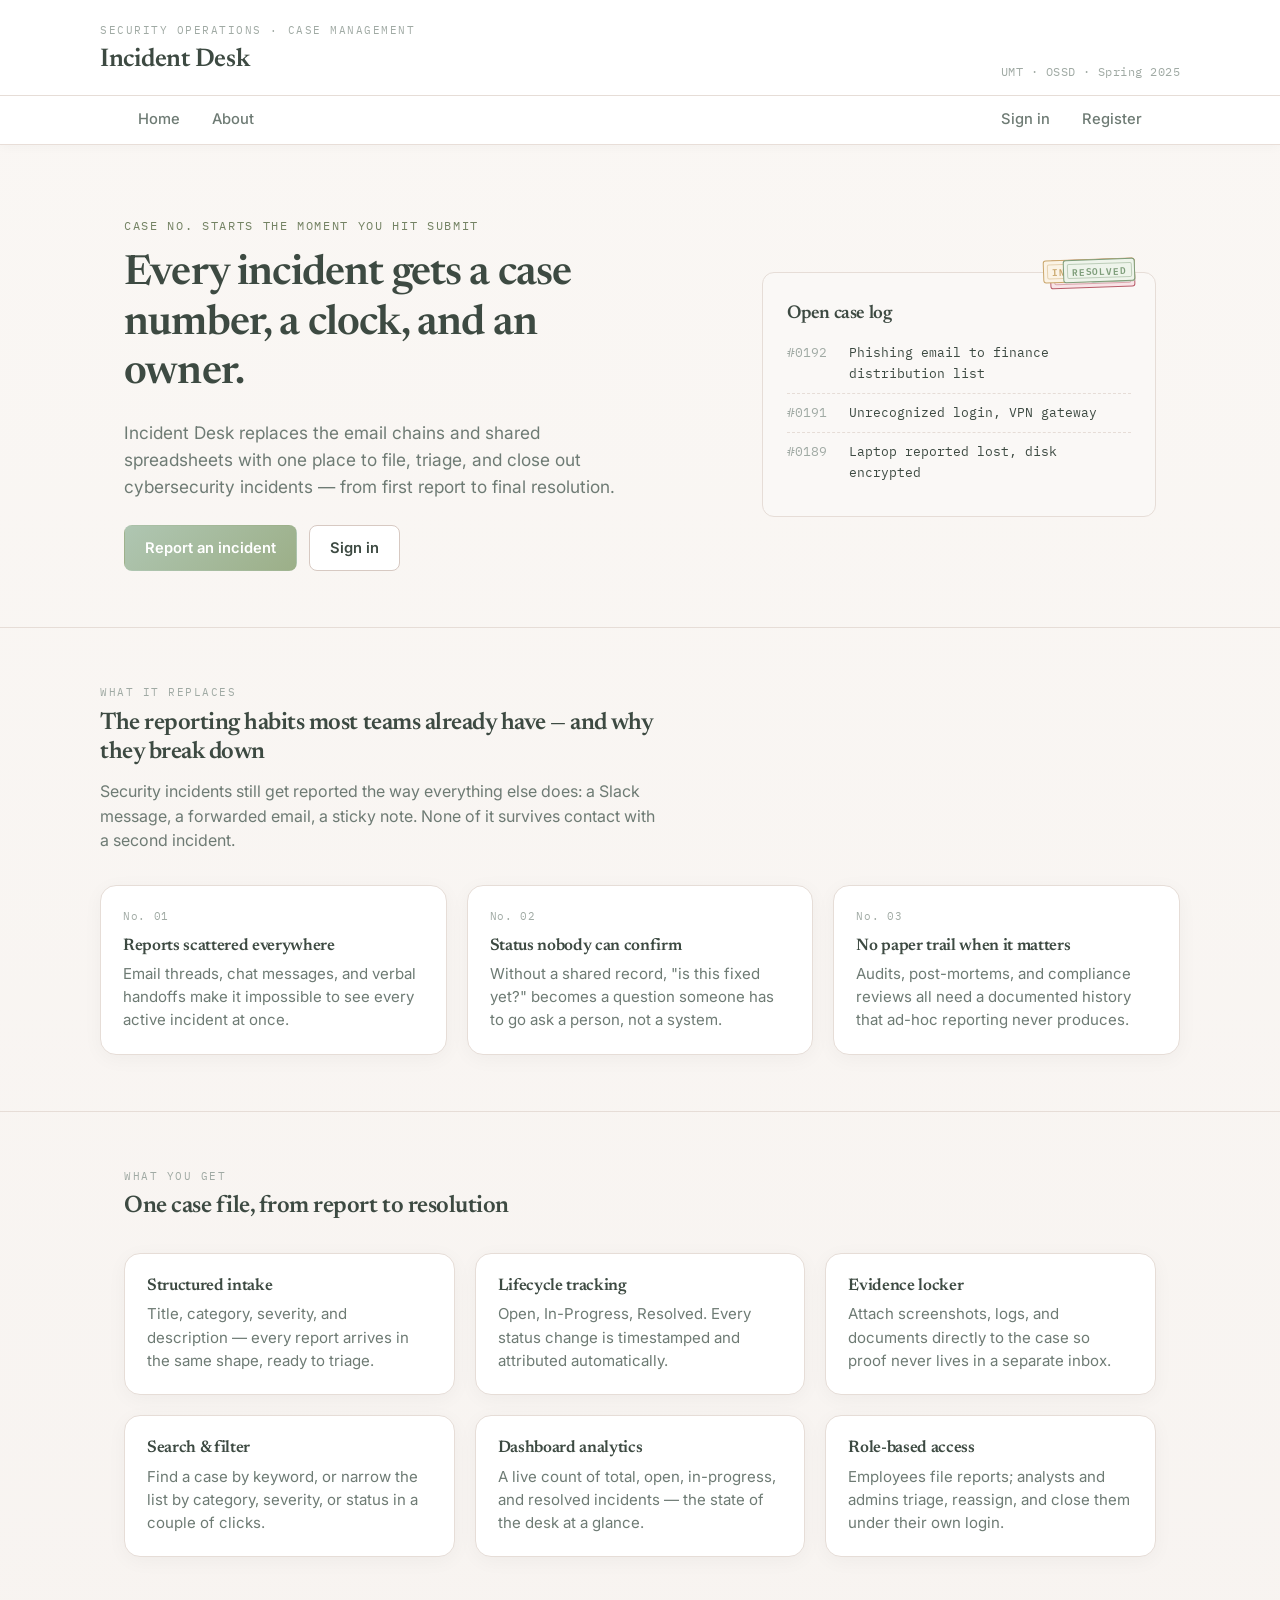
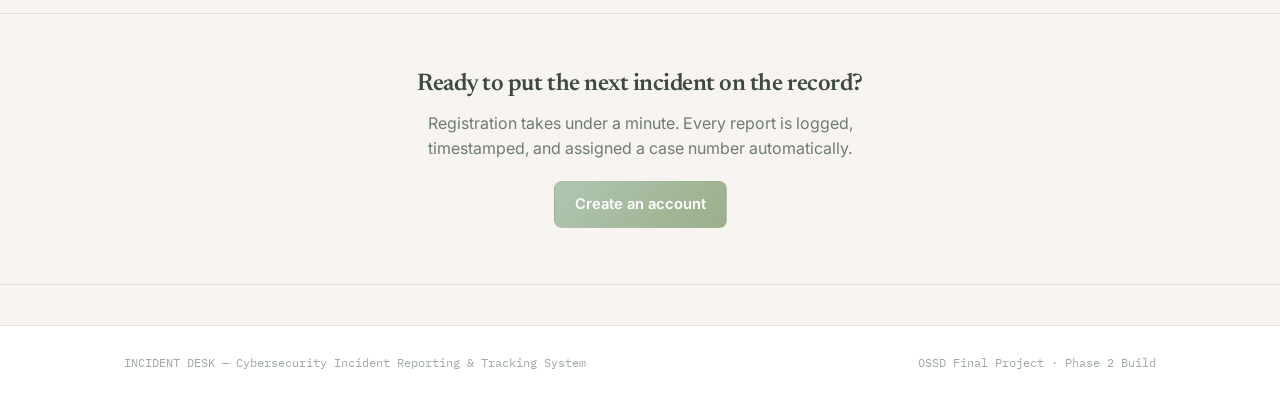
<file: frontend/index.html>
<!DOCTYPE html>
<html lang="en">
<head>
  <meta charset="UTF-8">
  <meta name="viewport" content="width=device-width, initial-scale=1.0">
  <title>Incident Desk — Cybersecurity Incident Reporting &amp; Tracking</title>
  <meta name="description" content="File, triage, and close out cybersecurity incidents in one centralized case-management system.">
  <link rel="stylesheet" href="css/styles.css">
</head>
<body>
  <a class="skip-link" href="#main">Skip to content</a>

  <header class="site-header">
    <div class="container masthead">
      <div class="masthead-brand">
        <span class="eyebrow">Security Operations · Case Management</span>
        <span class="brand-title"><a href="index.html">Incident Desk</a></span>
      </div>
      <span class="case-ref">UMT · OSSD · Spring 2025</span>
    </div>
    <nav class="site-nav" aria-label="Primary">
      <div class="container">
        <a href="index.html">Home</a>
        <a href="about.html">About</a>
        <a href="dashboard.html" class="nav-auth-only">Dashboard</a>
        <a href="report-incident.html" class="nav-auth-only">Report incident</a>
        <a href="manage-incidents.html" class="nav-auth-only">Manage incidents</a>
        <span class="nav-spacer"></span>
        <a href="login.html" class="nav-guest-only">Sign in</a>
        <a href="register.html" class="nav-guest-only">Register</a>
        <span class="nav-user nav-auth-only" data-user-name></span>
        <a href="#" class="nav-auth-only" data-action="logout">Sign out</a>
      </div>
    </nav>
  </header>

  <main id="main">
    <section class="hero">
      <div class="container">
        <div>
          <div class="hero-eyebrow">Case No. starts the moment you hit submit</div>
          <h1>Every incident gets a case number, a clock, and an owner.</h1>
          <p class="lede">Incident Desk replaces the email chains and shared spreadsheets with one place to file, triage, and close out cybersecurity incidents — from first report to final resolution.</p>
          <div class="hero-actions">
            <a href="register.html" class="btn btn-primary">Report an incident</a>
            <a href="login.html" class="btn btn-secondary">Sign in</a>
          </div>
        </div>
        <div class="hero-card">
          <span class="stamp sev-critical">Critical</span>
          <h3 class="mt-0" style="margin-top:6px;">Open case log</h3>
          <div class="log-line"><span class="id">#0192</span><span class="desc">Phishing email to finance distribution list</span><span class="stamp status-open" style="font-size:.6rem;padding:3px 8px;">Open</span></div>
          <div class="log-line"><span class="id">#0191</span><span class="desc">Unrecognized login, VPN gateway</span><span class="stamp status-progress" style="font-size:.6rem;padding:3px 8px;">In-Progress</span></div>
          <div class="log-line"><span class="id">#0189</span><span class="desc">Laptop reported lost, disk encrypted</span><span class="stamp status-resolved" style="font-size:.6rem;padding:3px 8px;">Resolved</span></div>
        </div>
      </div>
    </section>

    <section class="section-alt">
      <div class="section container">
        <div class="section-head">
          <div class="eyebrow">What it replaces</div>
          <h2>The reporting habits most teams already have — and why they break down</h2>
          <p>Security incidents still get reported the way everything else does: a Slack message, a forwarded email, a sticky note. None of it survives contact with a second incident.</p>
        </div>
        <div class="grid grid-3">
          <div class="card">
            <span class="file-no">No. 01</span>
            <h3>Reports scattered everywhere</h3>
            <p>Email threads, chat messages, and verbal handoffs make it impossible to see every active incident at once.</p>
          </div>
          <div class="card">
            <span class="file-no">No. 02</span>
            <h3>Status nobody can confirm</h3>
            <p>Without a shared record, "is this fixed yet?" becomes a question someone has to go ask a person, not a system.</p>
          </div>
          <div class="card">
            <span class="file-no">No. 03</span>
            <h3>No paper trail when it matters</h3>
            <p>Audits, post-mortems, and compliance reviews all need a documented history that ad-hoc reporting never produces.</p>
          </div>
        </div>
      </div>
    </section>

    <section class="section">
      <div class="container">
        <div class="section-head">
          <div class="eyebrow">What you get</div>
          <h2>One case file, from report to resolution</h2>
        </div>
        <div class="grid grid-3">
          <div class="card">
            <h3>Structured intake</h3>
            <p>Title, category, severity, and description — every report arrives in the same shape, ready to triage.</p>
          </div>
          <div class="card">
            <h3>Lifecycle tracking</h3>
            <p>Open, In-Progress, Resolved. Every status change is timestamped and attributed automatically.</p>
          </div>
          <div class="card">
            <h3>Evidence locker</h3>
            <p>Attach screenshots, logs, and documents directly to the case so proof never lives in a separate inbox.</p>
          </div>
          <div class="card">
            <h3>Search &amp; filter</h3>
            <p>Find a case by keyword, or narrow the list by category, severity, or status in a couple of clicks.</p>
          </div>
          <div class="card">
            <h3>Dashboard analytics</h3>
            <p>A live count of total, open, in-progress, and resolved incidents — the state of the desk at a glance.</p>
          </div>
          <div class="card">
            <h3>Role-based access</h3>
            <p>Employees file reports; analysts and admins triage, reassign, and close them under their own login.</p>
          </div>
        </div>
      </div>
    </section>

    <section class="section-alt">
      <div class="section container text-center">
        <h2>Ready to put the next incident on the record?</h2>
        <p style="max-width:46ch;margin:0 auto 20px;">Registration takes under a minute. Every report is logged, timestamped, and assigned a case number automatically.</p>
        <a href="register.html" class="btn btn-primary">Create an account</a>
      </div>
    </section>
  </main>

  <footer class="site-footer">
    <div class="container">
      <span class="footer-note">INCIDENT DESK — Cybersecurity Incident Reporting &amp; Tracking System</span>
      <span class="footer-note">OSSD Final Project · Phase 2 Build</span>
    </div>
  </footer>

  <script src="js/api.js"></script>
  <script src="js/main.js"></script>
</body>
</html>
</file>
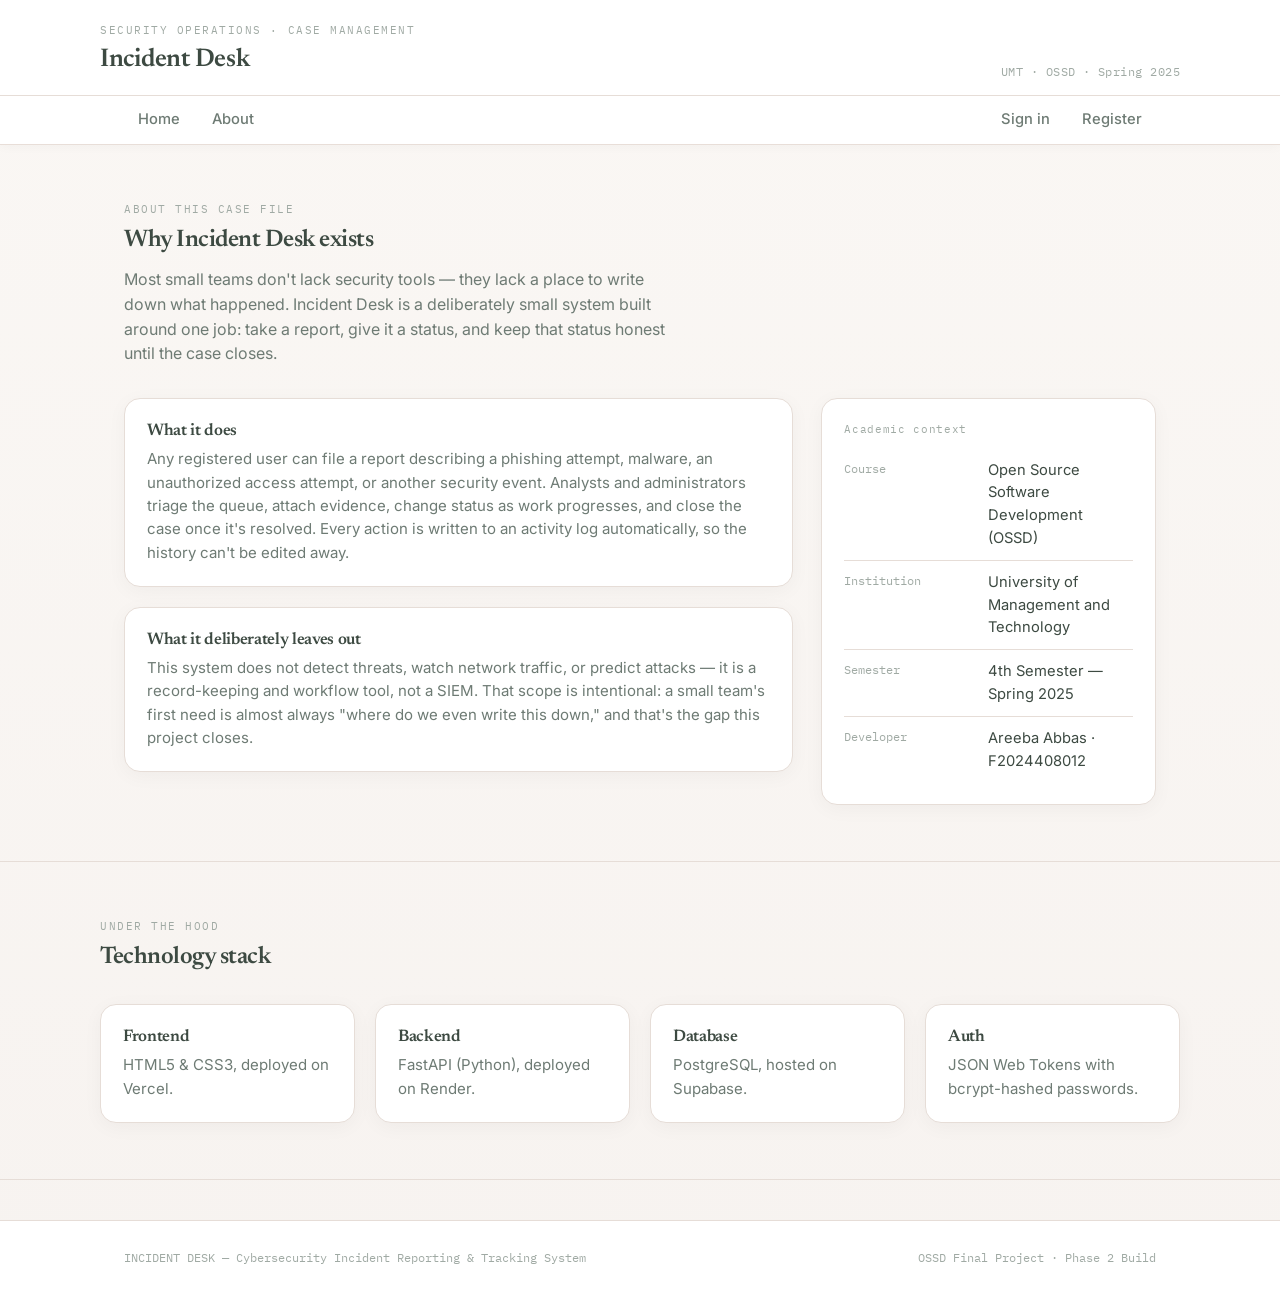
<file: frontend/about.html>
<!DOCTYPE html>
<html lang="en">
<head>
  <meta charset="UTF-8">
  <meta name="viewport" content="width=device-width, initial-scale=1.0">
  <title>About — Incident Desk</title>
  <link rel="stylesheet" href="css/styles.css">
</head>
<body>
  <a class="skip-link" href="#main">Skip to content</a>

  <header class="site-header">
    <div class="container masthead">
      <div class="masthead-brand">
        <span class="eyebrow">Security Operations · Case Management</span>
        <span class="brand-title"><a href="index.html">Incident Desk</a></span>
      </div>
      <span class="case-ref">UMT · OSSD · Spring 2025</span>
    </div>
    <nav class="site-nav" aria-label="Primary">
      <div class="container">
        <a href="index.html">Home</a>
        <a href="about.html">About</a>
        <a href="dashboard.html" class="nav-auth-only">Dashboard</a>
        <a href="report-incident.html" class="nav-auth-only">Report incident</a>
        <a href="manage-incidents.html" class="nav-auth-only">Manage incidents</a>
        <span class="nav-spacer"></span>
        <a href="login.html" class="nav-guest-only">Sign in</a>
        <a href="register.html" class="nav-guest-only">Register</a>
        <span class="nav-user nav-auth-only" data-user-name></span>
        <a href="#" class="nav-auth-only" data-action="logout">Sign out</a>
      </div>
    </nav>
  </header>

  <main id="main">
    <section class="section">
      <div class="container">
        <div class="section-head">
          <div class="eyebrow">About this case file</div>
          <h2>Why Incident Desk exists</h2>
          <p>Most small teams don't lack security tools — they lack a place to write down what happened. Incident Desk is a deliberately small system built around one job: take a report, give it a status, and keep that status honest until the case closes.</p>
        </div>

        <div class="detail-grid">
          <div>
            <div class="card" style="margin-bottom:20px;">
              <h3>What it does</h3>
              <p>Any registered user can file a report describing a phishing attempt, malware, an unauthorized access attempt, or another security event. Analysts and administrators triage the queue, attach evidence, change status as work progresses, and close the case once it's resolved. Every action is written to an activity log automatically, so the history can't be edited away.</p>
            </div>
            <div class="card">
              <h3>What it deliberately leaves out</h3>
              <p>This system does not detect threats, watch network traffic, or predict attacks — it is a record-keeping and workflow tool, not a SIEM. That scope is intentional: a small team's first need is almost always "where do we even write this down," and that's the gap this project closes.</p>
            </div>
          </div>

          <div>
            <div class="card">
              <span class="file-no">Academic context</span>
              <ul class="spec-list">
                <li><span class="k">Course</span><span>Open Source Software Development (OSSD)</span></li>
                <li><span class="k">Institution</span><span>University of Management and Technology</span></li>
                <li><span class="k">Semester</span><span>4th Semester — Spring 2025</span></li>
                <li><span class="k">Developer</span><span>Areeba Abbas · F2024408012</span></li>
              </ul>
            </div>
          </div>
        </div>
      </div>
    </section>

    <section class="section-alt">
      <div class="section container">
        <div class="section-head">
          <div class="eyebrow">Under the hood</div>
          <h2>Technology stack</h2>
        </div>
        <div class="grid grid-4">
          <div class="card"><h3>Frontend</h3><p>HTML5 &amp; CSS3, deployed on Vercel.</p></div>
          <div class="card"><h3>Backend</h3><p>FastAPI (Python), deployed on Render.</p></div>
          <div class="card"><h3>Database</h3><p>PostgreSQL, hosted on Supabase.</p></div>
          <div class="card"><h3>Auth</h3><p>JSON Web Tokens with bcrypt-hashed passwords.</p></div>
        </div>
      </div>
    </section>
  </main>

  <footer class="site-footer">
    <div class="container">
      <span class="footer-note">INCIDENT DESK — Cybersecurity Incident Reporting &amp; Tracking System</span>
      <span class="footer-note">OSSD Final Project · Phase 2 Build</span>
    </div>
  </footer>

  <script src="js/api.js"></script>
  <script src="js/main.js"></script>
</body>
</html>
</file>
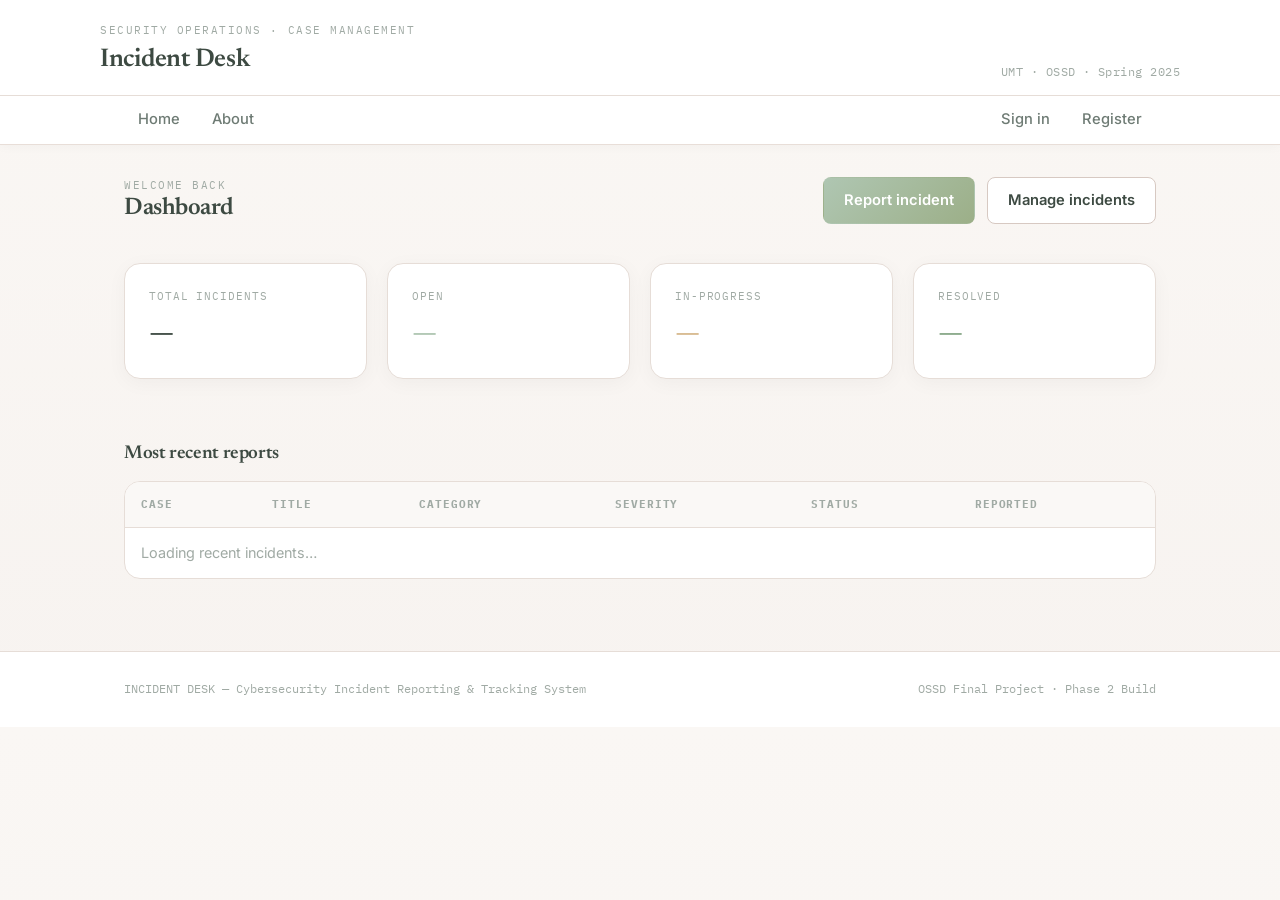
<file: frontend/dashboard.html>
<!DOCTYPE html>
<html lang="en">
<head>
  <meta charset="UTF-8">
  <meta name="viewport" content="width=device-width, initial-scale=1.0">
  <title>Dashboard — Incident Desk</title>
  <link rel="stylesheet" href="css/styles.css">
</head>
<body>
  <a class="skip-link" href="#main">Skip to content</a>

  <header class="site-header">
    <div class="container masthead">
      <div class="masthead-brand">
        <span class="eyebrow">Security Operations · Case Management</span>
        <span class="brand-title"><a href="index.html">Incident Desk</a></span>
      </div>
      <span class="case-ref">UMT · OSSD · Spring 2025</span>
    </div>
    <nav class="site-nav" aria-label="Primary">
      <div class="container">
        <a href="index.html">Home</a>
        <a href="about.html">About</a>
        <a href="dashboard.html" class="nav-auth-only">Dashboard</a>
        <a href="report-incident.html" class="nav-auth-only">Report incident</a>
        <a href="manage-incidents.html" class="nav-auth-only">Manage incidents</a>
        <span class="nav-spacer"></span>
        <a href="login.html" class="nav-guest-only">Sign in</a>
        <a href="register.html" class="nav-guest-only">Register</a>
        <span class="nav-user nav-auth-only" data-user-name></span>
        <a href="#" class="nav-auth-only" data-action="logout">Sign out</a>
      </div>
    </nav>
  </header>

  <main id="main">
    <section class="section-tight">
      <div class="container">
        <div class="detail-head">
          <div>
            <div class="eyebrow">Welcome back</div>
            <h2 id="welcomeName" class="mt-0">Dashboard</h2>
          </div>
          <div class="hero-actions" style="margin-top:0;">
            <a href="report-incident.html" class="btn btn-primary">Report incident</a>
            <a href="manage-incidents.html" class="btn btn-secondary">Manage incidents</a>
          </div>
        </div>

        <div class="alert alert-error" id="statsError" role="alert">Could not load dashboard statistics.</div>

        <div class="grid grid-4" id="statsGrid">
          <div class="stat-card">
            <span class="stat-label">Total incidents</span>
            <span class="stat-value" id="statTotal">—</span>
          </div>
          <div class="stat-card">
            <span class="stat-label">Open</span>
            <span class="stat-value accent-open" id="statOpen">—</span>
          </div>
          <div class="stat-card">
            <span class="stat-label">In-progress</span>
            <span class="stat-value accent-progress" id="statProgress">—</span>
          </div>
          <div class="stat-card">
            <span class="stat-label">Resolved</span>
            <span class="stat-value accent-resolved" id="statResolved">—</span>
          </div>
        </div>
      </div>
    </section>

    <section class="section-tight">
      <div class="container">
        <div class="section-head" style="margin-bottom:16px;">
          <h3 class="mt-0">Most recent reports</h3>
        </div>
        <div class="ledger-wrap">
          <table class="ledger">
            <thead>
              <tr>
                <th>Case</th>
                <th>Title</th>
                <th>Category</th>
                <th>Severity</th>
                <th>Status</th>
                <th>Reported</th>
              </tr>
            </thead>
            <tbody id="recentBody">
              <tr><td colspan="6" class="muted">Loading recent incidents…</td></tr>
            </tbody>
          </table>
        </div>
        <div class="empty-state" id="recentEmpty" style="display:none;">
          <h3>No incidents reported yet</h3>
          <p>Once a report comes in, it will show up here within seconds.</p>
          <a href="report-incident.html" class="btn btn-primary">Report the first incident</a>
        </div>
      </div>
    </section>
  </main>

  <footer class="site-footer">
    <div class="container">
      <span class="footer-note">INCIDENT DESK — Cybersecurity Incident Reporting &amp; Tracking System</span>
      <span class="footer-note">OSSD Final Project · Phase 2 Build</span>
    </div>
  </footer>

  <script src="js/api.js"></script>
  <script src="js/main.js"></script>
  <script src="js/dashboard.js"></script>
</body>
</html>
</file>
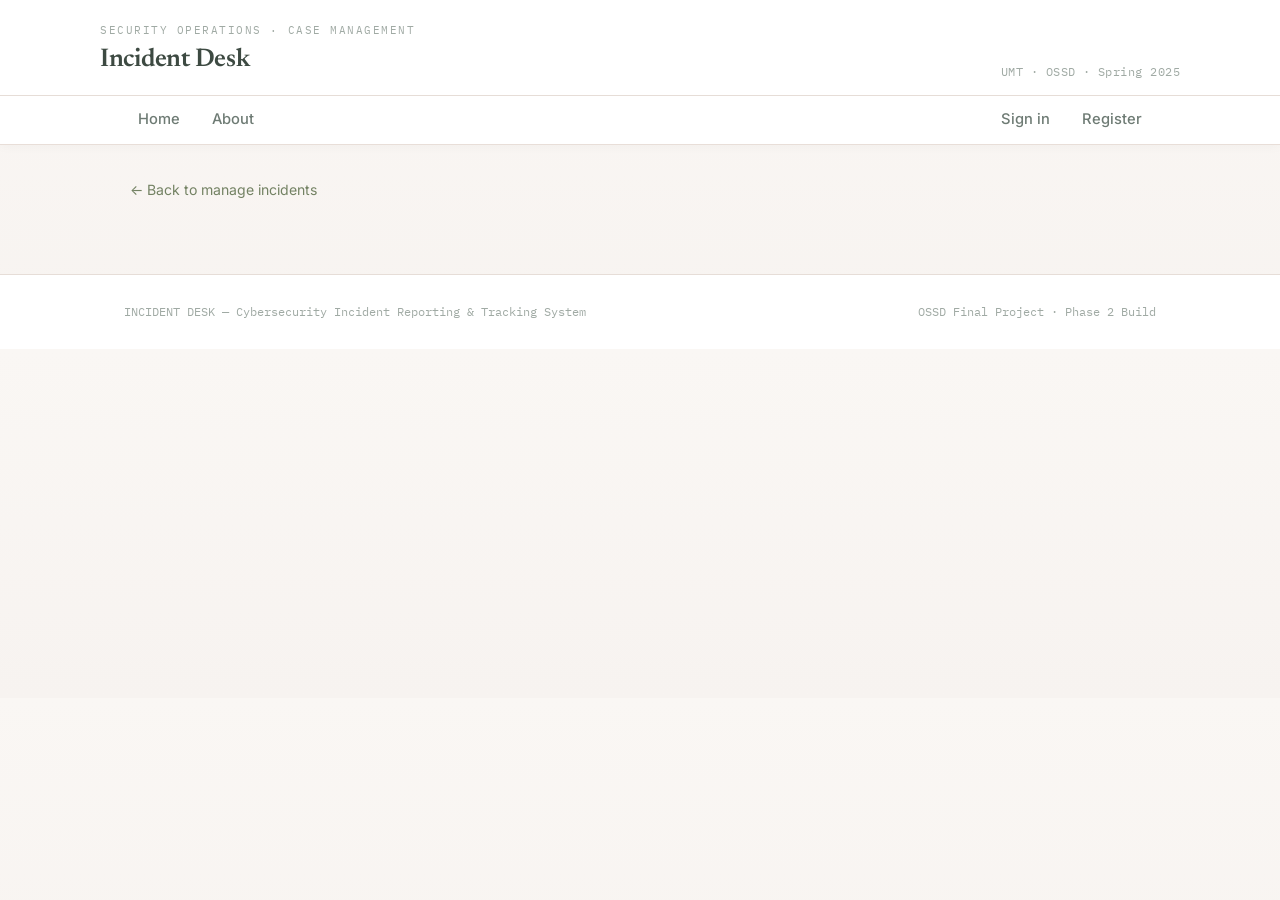
<file: frontend/incident-details.html>
<!DOCTYPE html>
<html lang="en">
<head>
  <meta charset="UTF-8">
  <meta name="viewport" content="width=device-width, initial-scale=1.0">
  <title>Case detail — Incident Desk</title>
  <link rel="stylesheet" href="css/styles.css">
</head>
<body>
  <a class="skip-link" href="#main">Skip to content</a>

  <header class="site-header">
    <div class="container masthead">
      <div class="masthead-brand">
        <span class="eyebrow">Security Operations · Case Management</span>
        <span class="brand-title"><a href="index.html">Incident Desk</a></span>
      </div>
      <span class="case-ref">UMT · OSSD · Spring 2025</span>
    </div>
    <nav class="site-nav" aria-label="Primary">
      <div class="container">
        <a href="index.html">Home</a>
        <a href="about.html">About</a>
        <a href="dashboard.html" class="nav-auth-only">Dashboard</a>
        <a href="report-incident.html" class="nav-auth-only">Report incident</a>
        <a href="manage-incidents.html" class="nav-auth-only">Manage incidents</a>
        <span class="nav-spacer"></span>
        <a href="login.html" class="nav-guest-only">Sign in</a>
        <a href="register.html" class="nav-guest-only">Register</a>
        <span class="nav-user nav-auth-only" data-user-name></span>
        <a href="#" class="nav-auth-only" data-action="logout">Sign out</a>
      </div>
    </nav>
  </header>

  <main id="main">
    <section class="section-tight">
      <div class="container">
        <a href="manage-incidents.html" class="btn-ghost" style="font-size:.88rem;">&larr; Back to manage incidents</a>

        <div class="alert alert-error" id="loadError" role="alert">Could not load this case. It may have been deleted.</div>

        <div id="caseContent" style="display:none;">
          <div class="detail-head" style="margin-top:18px;">
            <div>
              <div class="eyebrow"><span class="mono" id="caseId">Case #—</span></div>
              <h2 class="mt-0" id="caseTitle">—</h2>
              <div class="detail-meta">
                <span class="stamp stamp-lg" id="caseSeverity"></span>
                <span class="stamp stamp-lg" id="caseStatus"></span>
              </div>
            </div>
          </div>

          <div class="detail-grid">
            <div>
              <div class="card" style="margin-bottom:20px;">
                <div class="field-block">
                  <span class="label">Category</span>
                  <span class="value" id="caseCategory">—</span>
                </div>
                <div class="field-block">
                  <span class="label">Description</span>
                  <p class="value" id="caseDescription" style="color:var(--ink);">—</p>
                </div>
                <div class="field-block">
                  <span class="label">Reported by</span>
                  <span class="value" id="caseReporter">—</span>
                </div>
                <div class="field-block" style="margin-bottom:0;">
                  <span class="label">Filed</span>
                  <span class="value" id="caseCreated">—</span>
                </div>
              </div>

              <div class="card admin-only" id="statusCard" style="margin-bottom:20px;">
                <h3>Update status</h3>
                <div class="alert" id="statusAlert" role="alert"></div>
                <div class="field-row">
                  <div class="field" style="margin-bottom:0;">
                    <label for="statusSelect">Lifecycle state</label>
                    <select id="statusSelect">
                      <option>Open</option>
                      <option>In-Progress</option>
                      <option>Resolved</option>
                    </select>
                  </div>
                  <div class="field" style="margin-bottom:0; align-self:end;">
                    <button class="btn btn-primary btn-block" id="statusSaveBtn">Save status</button>
                  </div>
                </div>
              </div>

              <div class="card">
                <h3>Evidence</h3>
                <ul class="evidence-list" id="evidenceList">
                  <li class="muted">No evidence attached yet.</li>
                </ul>
                <form id="evidenceForm" style="margin-top:16px;">
                  <div class="file-drop">
                    <input type="file" id="evidenceFile" accept=".png,.jpg,.jpeg,.pdf">
                  </div>
                  <button type="submit" class="btn btn-secondary btn-block" style="margin-top:12px;">Attach evidence</button>
                </form>
              </div>
            </div>

            <div>
              <div class="card">
                <h3>Activity log</h3>
                <div class="timeline" id="activityTimeline">
                  <div class="timeline-item"><span class="ts">—</span><div class="action muted">No activity recorded yet.</div></div>
                </div>
              </div>
            </div>
          </div>
        </div>
      </div>
    </section>
  </main>

  <footer class="site-footer">
    <div class="container">
      <span class="footer-note">INCIDENT DESK — Cybersecurity Incident Reporting &amp; Tracking System</span>
      <span class="footer-note">OSSD Final Project · Phase 2 Build</span>
    </div>
  </footer>

  <script src="js/api.js"></script>
  <script src="js/main.js"></script>
  <script src="js/incident-detail.js"></script>
</body>
</html>
</file>
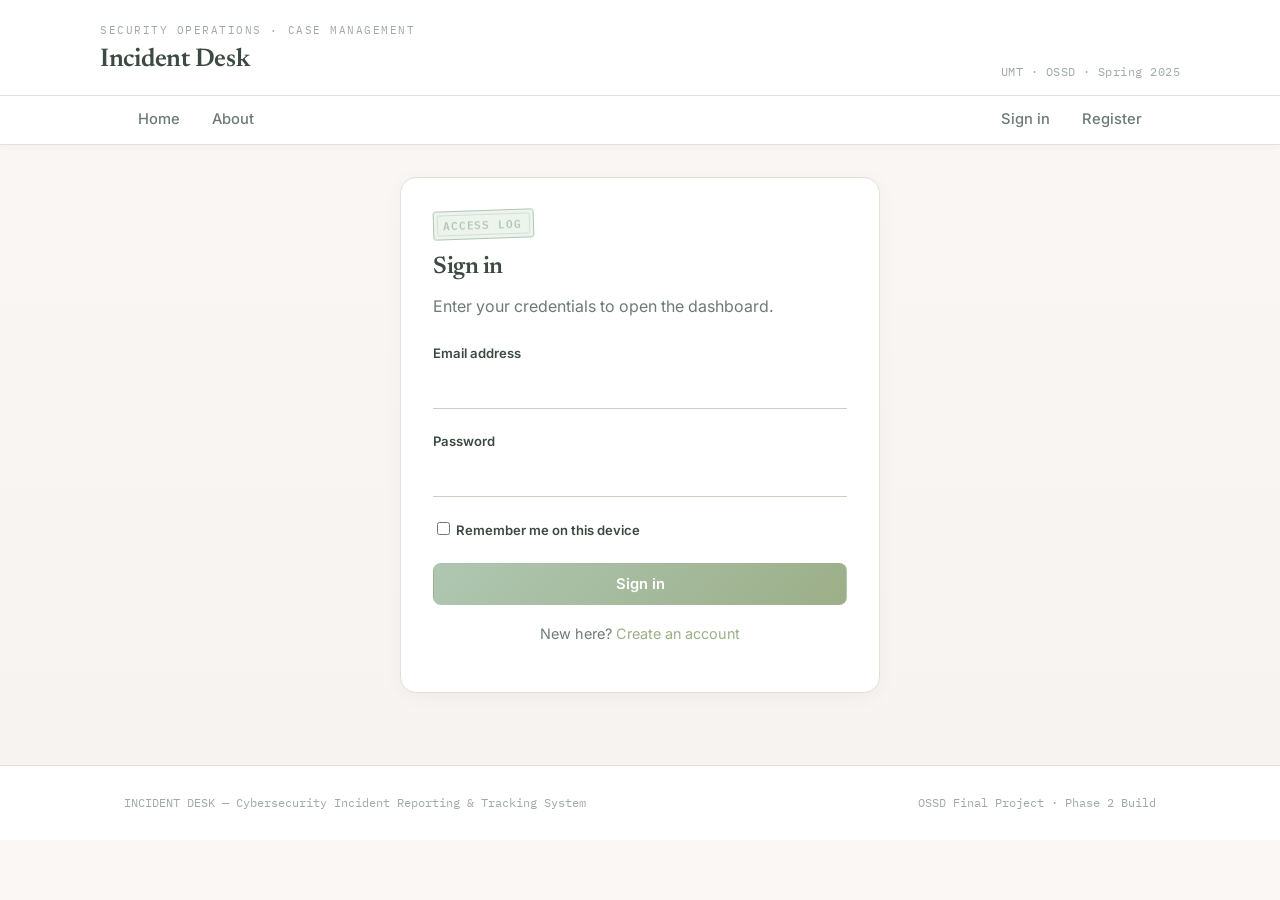
<file: frontend/login.html>
<!DOCTYPE html>
<html lang="en">
<head>
  <meta charset="UTF-8">
  <meta name="viewport" content="width=device-width, initial-scale=1.0">
  <title>Sign in — Incident Desk</title>
  <link rel="stylesheet" href="css/styles.css">
</head>
<body>
  <a class="skip-link" href="#main">Skip to content</a>

  <header class="site-header">
    <div class="container masthead">
      <div class="masthead-brand">
        <span class="eyebrow">Security Operations · Case Management</span>
        <span class="brand-title"><a href="index.html">Incident Desk</a></span>
      </div>
      <span class="case-ref">UMT · OSSD · Spring 2025</span>
    </div>
    <nav class="site-nav" aria-label="Primary">
      <div class="container">
        <a href="index.html">Home</a>
        <a href="about.html">About</a>
        <a href="dashboard.html" class="nav-auth-only">Dashboard</a>
        <a href="report-incident.html" class="nav-auth-only">Report incident</a>
        <a href="manage-incidents.html" class="nav-auth-only">Manage incidents</a>
        <span class="nav-spacer"></span>
        <a href="login.html" class="nav-guest-only">Sign in</a>
        <a href="register.html" class="nav-guest-only">Register</a>
        <span class="nav-user nav-auth-only" data-user-name></span>
        <a href="#" class="nav-auth-only" data-action="logout">Sign out</a>
      </div>
    </nav>
  </header>

  <main id="main">
    <section class="section-tight">
      <div class="container">
        <div class="form-sheet form-sheet-narrow">
          <span class="stamp status-open" style="margin-bottom:14px;">Access log</span>
          <h2>Sign in</h2>
          <p style="margin-bottom:24px;">Enter your credentials to open the dashboard.</p>

          <div class="alert" id="formAlert" role="alert"></div>

          <form id="loginForm" novalidate>
            <div class="field" id="field-email">
              <label for="email">Email address</label>
              <input type="email" id="email" name="email" autocomplete="email" required>
              <div class="error-msg">Enter your email address.</div>
            </div>

            <div class="field" id="field-password">
              <label for="password">Password</label>
              <input type="password" id="password" name="password" autocomplete="current-password" required>
              <div class="error-msg">Enter your password.</div>
            </div>

            <div class="field">
              <label class="checkbox-row"><input type="checkbox" id="rememberMe"> Remember me on this device</label>
            </div>

            <button type="submit" class="btn btn-primary btn-block" id="submitBtn">Sign in</button>
          </form>

          <p class="form-footer-link">New here? <a href="register.html">Create an account</a></p>
        </div>
      </div>
    </section>
  </main>

  <footer class="site-footer">
    <div class="container">
      <span class="footer-note">INCIDENT DESK — Cybersecurity Incident Reporting &amp; Tracking System</span>
      <span class="footer-note">OSSD Final Project · Phase 2 Build</span>
    </div>
  </footer>

  <script src="js/api.js"></script>
  <script src="js/main.js"></script>
  <script src="js/auth.js"></script>
</body>
</html>
</file>
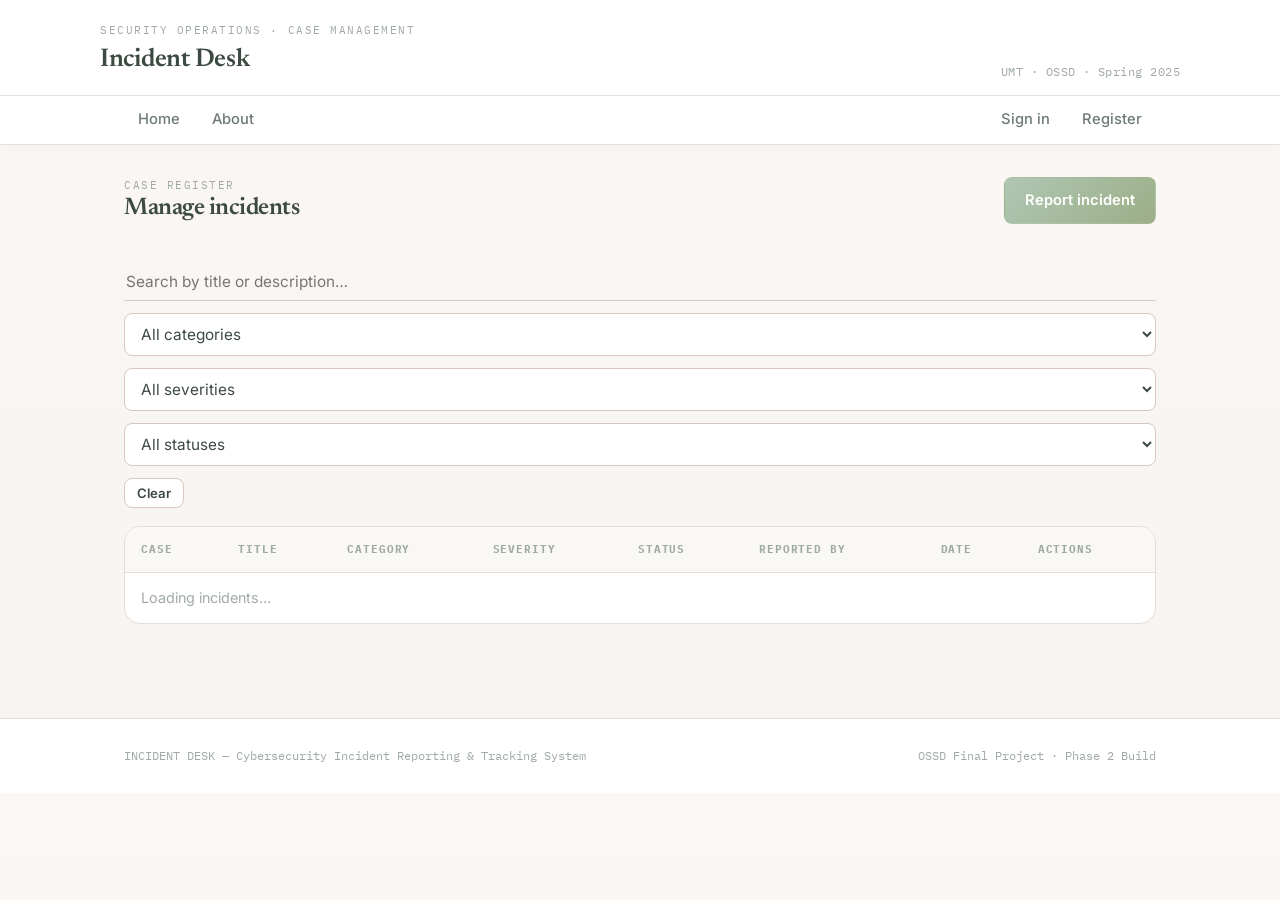
<file: frontend/manage-incidents.html>
<!DOCTYPE html>
<html lang="en">
<head>
  <meta charset="UTF-8">
  <meta name="viewport" content="width=device-width, initial-scale=1.0">
  <title>Manage incidents — Incident Desk</title>
  <link rel="stylesheet" href="css/styles.css">
</head>
<body>
  <a class="skip-link" href="#main">Skip to content</a>

  <header class="site-header">
    <div class="container masthead">
      <div class="masthead-brand">
        <span class="eyebrow">Security Operations · Case Management</span>
        <span class="brand-title"><a href="index.html">Incident Desk</a></span>
      </div>
      <span class="case-ref">UMT · OSSD · Spring 2025</span>
    </div>
    <nav class="site-nav" aria-label="Primary">
      <div class="container">
        <a href="index.html">Home</a>
        <a href="about.html">About</a>
        <a href="dashboard.html" class="nav-auth-only">Dashboard</a>
        <a href="report-incident.html" class="nav-auth-only">Report incident</a>
        <a href="manage-incidents.html" class="nav-auth-only">Manage incidents</a>
        <span class="nav-spacer"></span>
        <a href="login.html" class="nav-guest-only">Sign in</a>
        <a href="register.html" class="nav-guest-only">Register</a>
        <span class="nav-user nav-auth-only" data-user-name></span>
        <a href="#" class="nav-auth-only" data-action="logout">Sign out</a>
      </div>
    </nav>
  </header>

  <main id="main">
    <section class="section-tight">
      <div class="container">
        <div class="detail-head">
          <div>
            <div class="eyebrow">Case register</div>
            <h2 class="mt-0">Manage incidents</h2>
          </div>
          <a href="report-incident.html" class="btn btn-primary">Report incident</a>
        </div>

        <div class="toolbar">
          <div class="search-field">
            <input type="text" id="searchInput" placeholder="Search by title or description…">
          </div>
          <select id="filterCategory">
            <option value="">All categories</option>
            <option>Phishing</option>
            <option>Malware</option>
            <option>Unauthorized Access</option>
            <option>Ransomware</option>
            <option>Data Breach</option>
            <option>Network Intrusion</option>
            <option>Other</option>
          </select>
          <select id="filterSeverity">
            <option value="">All severities</option>
            <option>Low</option>
            <option>Medium</option>
            <option>High</option>
            <option>Critical</option>
          </select>
          <select id="filterStatus">
            <option value="">All statuses</option>
            <option>Open</option>
            <option>In-Progress</option>
            <option>Resolved</option>
          </select>
          <button class="btn btn-secondary btn-sm" id="clearFiltersBtn">Clear</button>
        </div>

        <div class="alert alert-error" id="listError" role="alert">Could not load incidents.</div>

        <div class="ledger-wrap">
          <table class="ledger">
            <thead>
              <tr>
                <th>Case</th>
                <th>Title</th>
                <th>Category</th>
                <th>Severity</th>
                <th>Status</th>
                <th>Reported by</th>
                <th>Date</th>
                <th>Actions</th>
              </tr>
            </thead>
            <tbody id="incidentsBody">
              <tr><td colspan="8" class="muted">Loading incidents…</td></tr>
            </tbody>
          </table>
        </div>

        <div class="empty-state" id="emptyState" style="display:none;">
          <h3>No matching incidents</h3>
          <p>Try clearing your search or filters.</p>
        </div>

        <div class="pagination" id="pagination"></div>
      </div>
    </section>
  </main>

  <div class="modal-overlay" id="editModalOverlay">
    <div class="modal">
      <div class="modal-head">
        <h3 class="mt-0">Edit case <span id="editIncidentId" class="mono muted"></span></h3>
        <button class="modal-close" id="editModalClose" aria-label="Close">&times;</button>
      </div>
      <div class="alert" id="editAlert" role="alert"></div>
      <form id="editForm">
        <div class="field">
          <label for="editTitle">Title</label>
          <input type="text" id="editTitle" required>
        </div>
        <div class="field-row">
          <div class="field">
            <label for="editCategory">Category</label>
            <select id="editCategory">
              <option>Phishing</option>
              <option>Malware</option>
              <option>Unauthorized Access</option>
              <option>Ransomware</option>
              <option>Data Breach</option>
              <option>Network Intrusion</option>
              <option>Other</option>
            </select>
          </div>
          <div class="field">
            <label for="editSeverity">Severity</label>
            <select id="editSeverity">
              <option>Low</option>
              <option>Medium</option>
              <option>High</option>
              <option>Critical</option>
            </select>
          </div>
        </div>
        <div class="field">
          <label for="editStatus">Status</label>
          <select id="editStatus">
            <option>Open</option>
            <option>In-Progress</option>
            <option>Resolved</option>
          </select>
        </div>
        <div class="field">
          <label for="editDescription">Description</label>
          <textarea id="editDescription" required></textarea>
        </div>
        <button type="submit" class="btn btn-primary btn-block" id="editSubmitBtn">Save changes</button>
      </form>
    </div>
  </div>

  <footer class="site-footer">
    <div class="container">
      <span class="footer-note">INCIDENT DESK — Cybersecurity Incident Reporting &amp; Tracking System</span>
      <span class="footer-note">OSSD Final Project · Phase 2 Build</span>
    </div>
  </footer>

  <script src="js/api.js"></script>
  <script src="js/main.js"></script>
  <script src="js/incidents.js"></script>
</body>
</html>
</file>
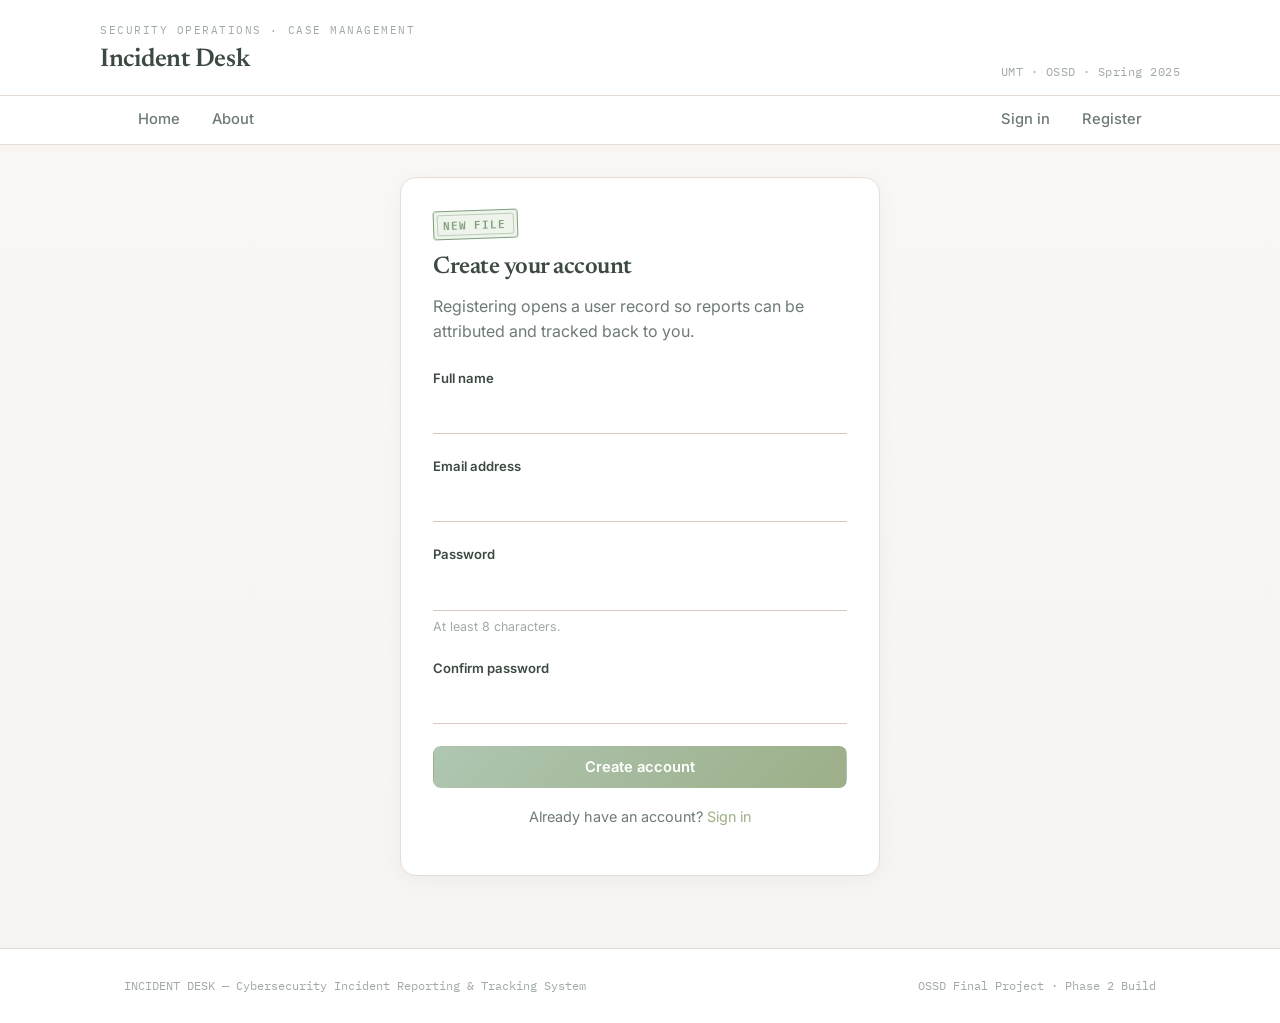
<file: frontend/register.html>
<!DOCTYPE html>
<html lang="en">
<head>
  <meta charset="UTF-8">
  <meta name="viewport" content="width=device-width, initial-scale=1.0">
  <title>Register — Incident Desk</title>
  <link rel="stylesheet" href="css/styles.css">
</head>
<body>
  <a class="skip-link" href="#main">Skip to content</a>

  <header class="site-header">
    <div class="container masthead">
      <div class="masthead-brand">
        <span class="eyebrow">Security Operations · Case Management</span>
        <span class="brand-title"><a href="index.html">Incident Desk</a></span>
      </div>
      <span class="case-ref">UMT · OSSD · Spring 2025</span>
    </div>
    <nav class="site-nav" aria-label="Primary">
      <div class="container">
        <a href="index.html">Home</a>
        <a href="about.html">About</a>
        <a href="dashboard.html" class="nav-auth-only">Dashboard</a>
        <a href="report-incident.html" class="nav-auth-only">Report incident</a>
        <a href="manage-incidents.html" class="nav-auth-only">Manage incidents</a>
        <span class="nav-spacer"></span>
        <a href="login.html" class="nav-guest-only">Sign in</a>
        <a href="register.html" class="nav-guest-only">Register</a>
        <span class="nav-user nav-auth-only" data-user-name></span>
        <a href="#" class="nav-auth-only" data-action="logout">Sign out</a>
      </div>
    </nav>
  </header>

  <main id="main">
    <section class="section-tight">
      <div class="container">
        <div class="form-sheet form-sheet-narrow">
          <span class="stamp sev-low" style="margin-bottom:14px;">New file</span>
          <h2>Create your account</h2>
          <p style="margin-bottom:24px;">Registering opens a user record so reports can be attributed and tracked back to you.</p>

          <div class="alert" id="formAlert" role="alert"></div>

          <form id="registerForm" novalidate>
            <div class="field" id="field-fullName">
              <label for="fullName">Full name</label>
              <input type="text" id="fullName" name="fullName" autocomplete="name" required>
              <div class="error-msg">Enter your full name.</div>
            </div>

            <div class="field" id="field-email">
              <label for="email">Email address</label>
              <input type="email" id="email" name="email" autocomplete="email" required>
              <div class="error-msg">Enter a valid email address.</div>
            </div>

            <div class="field" id="field-password">
              <label for="password">Password</label>
              <input type="password" id="password" name="password" autocomplete="new-password" required minlength="8">
              <div class="hint">At least 8 characters.</div>
              <div class="error-msg">Password must be at least 8 characters.</div>
            </div>

            <div class="field" id="field-confirmPassword">
              <label for="confirmPassword">Confirm password</label>
              <input type="password" id="confirmPassword" name="confirmPassword" autocomplete="new-password" required>
              <div class="error-msg">Passwords don't match.</div>
            </div>

            <input type="hidden" id="role" name="role" value="user">

            <button type="submit" class="btn btn-primary btn-block" id="submitBtn">Create account</button>
          </form>

          <p class="form-footer-link">Already have an account? <a href="login.html">Sign in</a></p>
        </div>
      </div>
    </section>
  </main>

  <footer class="site-footer">
    <div class="container">
      <span class="footer-note">INCIDENT DESK — Cybersecurity Incident Reporting &amp; Tracking System</span>
      <span class="footer-note">OSSD Final Project · Phase 2 Build</span>
    </div>
  </footer>

  <script src="js/api.js"></script>
  <script src="js/main.js"></script>
  <script src="js/auth.js"></script>
</body>
</html>
</file>
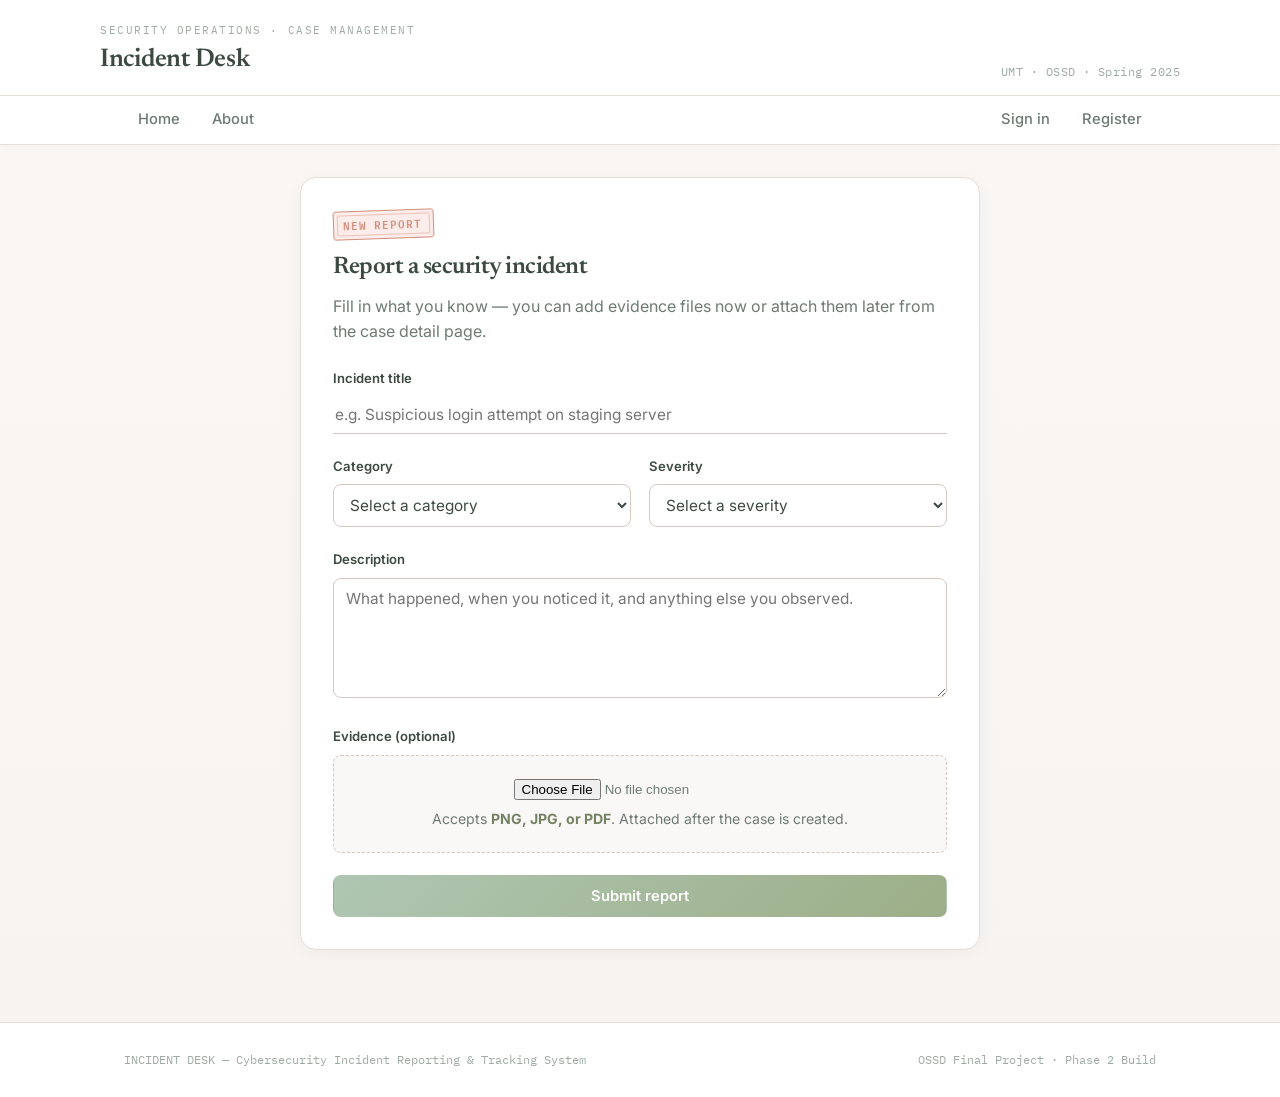
<file: frontend/report-incident.html>
<!DOCTYPE html>
<html lang="en">
<head>
  <meta charset="UTF-8">
  <meta name="viewport" content="width=device-width, initial-scale=1.0">
  <title>Report an incident — Incident Desk</title>
  <link rel="stylesheet" href="css/styles.css">
</head>
<body>
  <a class="skip-link" href="#main">Skip to content</a>

  <header class="site-header">
    <div class="container masthead">
      <div class="masthead-brand">
        <span class="eyebrow">Security Operations · Case Management</span>
        <span class="brand-title"><a href="index.html">Incident Desk</a></span>
      </div>
      <span class="case-ref">UMT · OSSD · Spring 2025</span>
    </div>
    <nav class="site-nav" aria-label="Primary">
      <div class="container">
        <a href="index.html">Home</a>
        <a href="about.html">About</a>
        <a href="dashboard.html" class="nav-auth-only">Dashboard</a>
        <a href="report-incident.html" class="nav-auth-only">Report incident</a>
        <a href="manage-incidents.html" class="nav-auth-only">Manage incidents</a>
        <span class="nav-spacer"></span>
        <a href="login.html" class="nav-guest-only">Sign in</a>
        <a href="register.html" class="nav-guest-only">Register</a>
        <span class="nav-user nav-auth-only" data-user-name></span>
        <a href="#" class="nav-auth-only" data-action="logout">Sign out</a>
      </div>
    </nav>
  </header>

  <main id="main">
    <section class="section-tight">
      <div class="container">
        <div class="form-sheet" style="max-width:680px;margin:0 auto;">
          <span class="stamp sev-high" style="margin-bottom:14px;">New report</span>
          <h2>Report a security incident</h2>
          <p style="margin-bottom:24px;">Fill in what you know — you can add evidence files now or attach them later from the case detail page.</p>

          <div class="alert" id="formAlert" role="alert"></div>

          <form id="reportForm" novalidate>
            <div class="field" id="field-title">
              <label for="title">Incident title</label>
              <input type="text" id="title" name="title" placeholder="e.g. Suspicious login attempt on staging server" required>
              <div class="error-msg">Give the incident a short, descriptive title.</div>
            </div>

            <div class="field-row">
              <div class="field" id="field-category">
                <label for="category">Category</label>
                <select id="category" name="category" required>
                  <option value="" disabled selected>Select a category</option>
                  <option>Phishing</option>
                  <option>Malware</option>
                  <option>Unauthorized Access</option>
                  <option>Ransomware</option>
                  <option>Data Breach</option>
                  <option>Network Intrusion</option>
                  <option>Other</option>
                </select>
                <div class="error-msg">Choose a category.</div>
              </div>

              <div class="field" id="field-severity">
                <label for="severity">Severity</label>
                <select id="severity" name="severity" required>
                  <option value="" disabled selected>Select a severity</option>
                  <option>Low</option>
                  <option>Medium</option>
                  <option>High</option>
                  <option>Critical</option>
                </select>
                <div class="error-msg">Choose a severity level.</div>
              </div>
            </div>

            <div class="field" id="field-description">
              <label for="description">Description</label>
              <textarea id="description" name="description" placeholder="What happened, when you noticed it, and anything else you observed." required></textarea>
              <div class="error-msg">Describe what happened.</div>
            </div>

            <div class="field">
              <label for="evidence">Evidence (optional)</label>
              <div class="file-drop">
                <input type="file" id="evidence" name="evidence" accept=".png,.jpg,.jpeg,.pdf">
                <p style="margin:8px 0 0;">Accepts <strong>PNG, JPG, or PDF</strong>. Attached after the case is created.</p>
              </div>
            </div>

            <button type="submit" class="btn btn-primary btn-block" id="submitBtn">Submit report</button>
          </form>
        </div>
      </div>
    </section>
  </main>

  <footer class="site-footer">
    <div class="container">
      <span class="footer-note">INCIDENT DESK — Cybersecurity Incident Reporting &amp; Tracking System</span>
      <span class="footer-note">OSSD Final Project · Phase 2 Build</span>
    </div>
  </footer>

  <script src="js/api.js"></script>
  <script src="js/main.js"></script>
  <script src="js/report.js"></script>
</body>
</html>
</file>
<file: frontend/css/styles.css>
/* =========================================================
   INCIDENT DESK — Design System
   A case-file aesthetic: light "daylight ops" surface, serif
   masthead, monospace data, and stamp-style severity/status
   badges that recur across every page.
   ========================================================= */

@import url('https://fonts.googleapis.com/css2?family=Newsreader:ital,opsz,wght@0,72,400;0,72,500;0,72,600;1,72,500&family=Inter:wght@400;500;600;700&family=IBM+Plex+Mono:wght@400;500;600&display=swap');

:root {

  /* Sage + Blush Theme */

  --bg: #F8F5F2;
  --surface: #FFFFFF;
  --surface-raised: #FAF8F6;

  --ink: #3D4A42;
  --ink-soft: #6E7B74;
  --ink-faint: #A0AAA4;

  --rule: #E6DDD7;
  --rule-strong: #D7C9C2;

  --accent: #9CAF88;
  --accent-ink: #738263;
  --accent-soft: #EDF3E8;

  --danger: #B95D6A;
  --danger-soft: #F8E4E7;

  /* Severity */

  --sev-low: #7E9D7A;
  --sev-low-bg: #EEF4EB;

  --sev-medium: #C9A66B;
  --sev-medium-bg: #FBF3E5;

  --sev-high: #D28C7D;
  --sev-high-bg: #FCEDEA;

  --sev-critical: #B95D6A;
  --sev-critical-bg: #F8E4E7;

  /* Status */

  --status-open: #AFC6B2;
  --status-open-bg: #EDF4EE;

  --status-progress: #D7B98E;
  --status-progress-bg: #FCF6EA;

  --status-resolved: #89A889;
  --status-resolved-bg: #EEF4EB;

  /* Fonts */

  --font-display: 'Newsreader', Georgia, serif;
  --font-body: 'Inter', sans-serif;
  --font-mono: 'IBM Plex Mono', monospace;

  --radius: 12px;
  --radius-sm: 8px;

  --shadow-card:
    0 4px 20px rgba(0,0,0,.04);

  --shadow-pop:
    0 12px 40px rgba(0,0,0,.08);
}
/* ---------- Reset ---------- */
* { box-sizing: border-box; }
html, body { margin: 0; padding: 0; }
body {
  background:
  linear-gradient(
  180deg, 
#FAF7F4,
#F7F3F0
);
  color: var(--ink);
  font-family: var(--font-body);
  font-size: 16px;
  line-height: 1.55;
  -webkit-font-smoothing: antialiased;
}
img { max-width: 100%; display: block; }
a { color: var(--accent); text-decoration: none; }
a:hover { text-decoration: underline; }
h1, h2, h3, h4 { font-family: var(--font-display); color: var(--ink); margin: 0 0 .5em; font-weight: 600; line-height: 1.2; }
p { margin: 0 0 1em; color: var(--ink-soft); }
ul { margin: 0; padding: 0; }
button { font-family: inherit; cursor: pointer; }
:focus-visible { outline: 2px solid var(--accent); outline-offset: 2px; }

.container {
  max-width: 1080px;
  margin: 0 auto;
  padding: 0 24px;
}

/* ---------- Masthead / Header ---------- */
.site-header {
  background: #FFFFFF;
  border-bottom: 1px solid #E8DED8;
  box-shadow: 0 2px 10px rgba(0,0,0,.03);
}
.masthead {
  display: flex;
  align-items: flex-end;
  justify-content: space-between;
  flex-wrap: wrap;
  gap: 16px;
  padding: 22px 0 14px;
}
.masthead-brand { display: flex; flex-direction: column; gap: 2px; }
.eyebrow {
  font-family: var(--font-mono);
  font-size: .68rem;
  letter-spacing: .14em;
  text-transform: uppercase;
  color: var(--ink-faint);
}
.brand-title {
  font-family: var(--font-display);
  font-size: 1.6rem;
  font-weight: 600;
  color: var(--ink);
  letter-spacing: -.01em;
}
.brand-title a { color: inherit; }
.brand-title a:hover { text-decoration: none; }
.case-ref {
  font-family: var(--font-mono);
  font-size: .72rem;
  color: var(--ink-faint);
  letter-spacing: .04em;
}

.site-nav {
  border-top: 1px solid var(--rule);
}
.site-nav .container {
  display: flex;
  align-items: center;
  gap: 4px;
  flex-wrap: wrap;
  min-height: 46px;
}
.site-nav a {
  font-size: .92rem;
  font-weight: 500;
  color: var(--ink-soft);
  padding: 12px 14px;
  border-bottom: 2px solid transparent;
}
.site-nav a:hover { color: var(--ink); text-decoration: none; }
.site-nav a.is-active { color: var(--accent-ink); border-bottom-color: var(--accent); }
.site-nav .nav-spacer { flex: 1; }
.site-nav .nav-user {
  font-family: var(--font-mono);
  font-size: .78rem;
  color: var(--ink-faint);
  padding: 0 8px;
}
.nav-auth-only, .nav-guest-only, .nav-admin-only { display: none; }
body.is-authenticated .nav-auth-only { display: inline-flex; }
body.is-authenticated .nav-guest-only { display: none; }
body:not(.is-authenticated) .nav-guest-only { display: inline-flex; }
body.is-admin .nav-admin-only { display: inline-flex; }

.admin-only { display: none; }
body.is-admin .admin-only { display: block; }

/* ---------- Buttons ---------- */
.btn {
  display: inline-flex;
  align-items: center;
  justify-content: center;
  gap: 8px;
  font-family: var(--font-body);
  font-size: .92rem;
  font-weight: 600;
  padding: 11px 20px;
  border-radius: var(--radius-sm);
  border: 1px solid transparent;
  transition: background .12s ease, border-color .12s ease, color .12s ease;
}
.btn-primary {
  background: linear-gradient(
    135deg,
    #AFC6B2,
    #9CAF88
  );
  color: white;
}
.btn-primary:hover {
  background: linear-gradient(
    135deg,
    #9CAF88,
    #738263
  );
}
.btn-secondary { background: var(--surface); color: var(--ink); border-color: var(--rule-strong); }
.btn-secondary:hover { background: var(--surface-raised); text-decoration: none; }
.btn-danger { background: var(--surface); color: var(--danger); border-color: var(--danger); }
.btn-danger:hover { background: var(--danger-soft); text-decoration: none; }
.btn-ghost { background: transparent; color: var(--accent-ink); padding: 11px 6px; }
.btn-ghost:hover { text-decoration: underline; }
.btn-sm { padding: 6px 12px; font-size: .82rem; }
.btn-block { width: 100%; }
.btn:disabled { opacity: .55; cursor: not-allowed; }

/* ---------- Hero ---------- */
.hero {
  padding: 72px 0 56px;
  background: var(--surface);
}
.hero .container { display: grid; grid-template-columns: 1.2fr .8fr; gap: 48px; align-items: center; }
.hero-eyebrow { font-family: var(--font-mono); font-size: .74rem; letter-spacing: .14em; text-transform: uppercase; color: var(--accent-ink); margin-bottom: 14px; }
.hero h1 { font-size: 2.6rem; max-width: 18ch; }
.hero p.lede { font-size: 1.08rem; max-width: 46ch; }
.hero-actions { display: flex; gap: 12px; margin-top: 24px; flex-wrap: wrap; }
.hero-card {
  background: var(--surface-raised);
  border: 1px solid var(--rule);
  border-radius: var(--radius);
  padding: 24px;
  position: relative;
}
.hero-card .stamp { position: absolute; top: -14px; right: 20px; }
.log-line { display: flex; justify-content: space-between; gap: 12px; padding: 9px 0; border-bottom: 1px dashed var(--rule); font-family: var(--font-mono); font-size: .82rem; }
.log-line:last-child { border-bottom: none; }
.log-line .id { color: var(--ink-faint); }
.log-line .desc { color: var(--ink); flex: 1; text-align: left; padding: 0 10px;}

@media (max-width: 760px) {
  .hero .container { grid-template-columns: 1fr; }
  .hero h1 { font-size: 2.1rem; }
}

/* ---------- Sections ---------- */
.section { padding: 56px 0; }
.section-tight { padding: 32px 0; }
.section-alt { background: var(--surface); border-top: 1px solid var(--rule); border-bottom: 1px solid var(--rule); }
.section-head { max-width: 56ch; margin-bottom: 32px; }
.section-head .eyebrow { margin-bottom: 8px; }

/* ---------- Cards / Feature grid ---------- */
.grid { display: grid; gap: 20px; }
.grid-3 { grid-template-columns: repeat(3, 1fr); }
.grid-4 { grid-template-columns: repeat(4, 1fr); }
.grid-2 { grid-template-columns: repeat(2, 1fr); }
@media (max-width: 860px) { .grid-3, .grid-4 { grid-template-columns: repeat(2, 1fr); } }
@media (max-width: 560px) { .grid-3, .grid-4, .grid-2 { grid-template-columns: 1fr; } }

.card {
  background: var(--surface);
  border: 1px solid var(--rule);
  border-radius: var(--radius);
  padding: 22px;
  box-shadow: var(--shadow-card);
  transition: .25s ease;
}
.card h3 { font-size: 1.05rem; margin-bottom: 6px; }
.card .file-no { font-family: var(--font-mono); font-size: .7rem; color: var(--ink-faint); letter-spacing: .06em; margin-bottom: 10px; display:block; }
.card p { margin-bottom: 0; font-size: .94rem; }

/* ---------- Stamp badges (signature element) ---------- */
.stamp {
  display: inline-flex;
  align-items: center;
  gap: 6px;
  font-family: var(--font-mono);
  font-size: .68rem;
  font-weight: 600;
  letter-spacing: .08em;
  text-transform: uppercase;
  padding: 5px 11px 5px 9px;
  border: 1.5px solid currentColor;
  border-radius: 3px;
  position: relative;
  transform: rotate(-2deg);
  white-space: nowrap;
}
.stamp::before {
  content: '';
  position: absolute;
  inset: 2.5px;
  border: 1px solid currentColor;
  border-radius: 2px;
  opacity: .45;
  pointer-events: none;
}
.stamp-lg { font-size: .82rem; padding: 9px 16px 9px 13px; transform: rotate(-3deg); }
.stamp.sev-low, .stamp.status-resolved { color: var(--sev-low); background: var(--sev-low-bg); }
.stamp.sev-medium, .stamp.status-progress { color: var(--sev-medium); background: var(--sev-medium-bg); }
.stamp.sev-high { color: var(--sev-high); background: var(--sev-high-bg); }
.stamp.sev-critical { color: var(--sev-critical); background: var(--sev-critical-bg); }
.stamp.status-open { color: var(--status-open); background: var(--status-open-bg); }

/* ---------- Stat cards (dashboard) ---------- */
.stat-card {
  background: var(--surface);
  border: 1px solid var(--rule);
  border-radius: var(--radius);
  padding: 20px;
  box-shadow: var(--shadow-card);
  transition: .25s ease;
}
.card {
  background: var(--surface);
  border: 1px solid var(--rule);
  box-shadow: var(--shadow-card);
  transition: .25s ease;
}

.stat-card {
  background: var(--surface);
  padding: 24px;
  border: 1px solid var(--rule);
  box-shadow: var(--shadow-card);
  transition: .25s ease;
}

.card:hover,
.stat-card:hover {
  transform: translateY(-3px);
}
.stat-card .stat-label { font-family: var(--font-mono); font-size: .7rem; letter-spacing: .08em; text-transform: uppercase; color: var(--ink-faint); display:block; margin-bottom: 10px;}
.stat-card .stat-value { font-family: var(--font-display); font-size: 2.4rem; font-weight: 600; line-height: 1; }
.stat-card .stat-value.accent-open { color: var(--status-open); }
.stat-card .stat-value.accent-progress { color: var(--status-progress); }
.stat-card .stat-value.accent-resolved { color: var(--status-resolved); }

/* ---------- Forms ---------- */
.form-sheet {
  background: rgba(255,255,255,.95);
  backdrop-filter: blur(10px);
  background: var(--surface);
  border: 1px solid var(--rule);
  border-radius: var(--radius);
  padding: 32px;
  box-shadow: var(--shadow-card);
}
.form-sheet-narrow { max-width: 480px; margin: 0 auto; }
.field { margin-bottom: 22px; }
.field label {
  display: block;
  font-size: .82rem;
  font-weight: 600;
  color: var(--ink);
  margin-bottom: 8px;
}
.field .hint { font-size: .78rem; color: var(--ink-faint); margin-top: 6px; }
.field .error-msg { font-size: .78rem; color: var(--danger); margin-top: 6px; display: none; }
.field.has-error .error-msg { display: block; }
.field.has-error input, .field.has-error select, .field.has-error textarea { border-color: var(--danger) !important; }

/* underline-style for single-line text inputs — a fill-in-the-line metaphor */
input[type="text"], input[type="email"], input[type="password"], input[type="search"] {
  width: 100%;
  font-family: var(--font-body);
  font-size: .96rem;
  color: var(--ink);
  background: transparent;
  border: none;
  border-bottom: 1.5px solid var(--rule-strong);
  padding: 9px 2px;
  transition: border-color .12s ease;
}
input[type="text"]:focus, input[type="email"]:focus, input[type="password"]:focus, input[type="search"]:focus {
  outline: none;
  border-bottom: 2px solid var(--accent);
}
select, textarea {
  width: 100%;
  font-family: var(--font-body);
  font-size: .96rem;
  color: var(--ink);
  background: var(--surface);
  border: 1.5px solid var(--rule-strong);
  border-radius: var(--radius-sm);
  padding: 10px 12px;
}
select:focus, textarea:focus { outline: none; border-color: var(--accent); }
textarea { resize: vertical; min-height: 120px; font-family: var(--font-body); }
.checkbox-row { display: flex; align-items: center; gap: 8px; font-size: .88rem; color: var(--ink-soft); }
.checkbox-row input { width: auto; }

.field-row { display: grid; grid-template-columns: 1fr 1fr; gap: 18px; }
@media (max-width: 560px) { .field-row { grid-template-columns: 1fr; } }

.file-drop {
  border: 1.5px dashed var(--rule-strong);
  border-radius: var(--radius-sm);
  padding: 22px;
  text-align: center;
  font-size: .88rem;
  color: var(--ink-soft);
  background: var(--surface-raised);
}
.file-drop strong { color: var(--accent-ink); }

.form-footer-link { text-align: center; margin-top: 18px; font-size: .9rem; }

.alert {
  padding: 12px 16px;
  border-radius: var(--radius-sm);
  font-size: .88rem;
  margin-bottom: 20px;
  display: none;
}
.alert.is-visible { display: block; }
.alert-success { background: var(--status-resolved-bg); color: var(--sev-low); border: 1px solid var(--sev-low); }
.alert-error { background: var(--danger-soft); color: var(--danger); border: 1px solid var(--danger); }
.alert-info { background: var(--accent-soft); color: var(--accent-ink); border: 1px solid var(--accent); }

/* ---------- Ledger table ---------- */
.ledger-wrap { overflow-x: auto; background: var(--surface); border: 1px solid var(--rule); border-radius: var(--radius); }
table.ledger { width: 100%; border-collapse: collapse; font-size: .9rem; min-width: 720px; }
table.ledger th {
  text-align: left;
  font-family: var(--font-mono);
  font-size: .68rem;
  letter-spacing: .08em;
  text-transform: uppercase;
  color: var(--ink-faint);
  padding: 14px 16px;
  border-bottom: 1px solid var(--rule);
  background: var(--surface-raised);
}
table.ledger td { padding: 14px 16px; border-bottom: 1px solid var(--rule); vertical-align: middle; }
table.ledger tr:last-child td { border-bottom: none; }
table.ledger td.mono, table.ledger td .mono { font-family: var(--font-mono); font-size: .85rem; color: var(--ink-soft); }
table.ledger tr:hover { background: var(--surface-raised); }
.row-actions { display: flex; gap: 6px; }

.toolbar { display: flex; gap: 12px; align-items: center; flex-wrap: wrap; margin-bottom: 18px; }
.toolbar .search-field { flex: 1; min-width: 220px; position: relative; }
.toolbar select { min-width: 150px; }
.empty-state { padding: 48px 24px; text-align: center; color: var(--ink-soft); }
.empty-state h3 { color: var(--ink); }

.pagination { display: flex; justify-content: center; gap: 6px; padding: 18px 0 4px; }
.pagination button {
  font-family: var(--font-mono);
  font-size: .82rem;
  border: 1px solid var(--rule-strong);
  background: var(--surface);
  color: var(--ink-soft);
  padding: 6px 12px;
  border-radius: var(--radius-sm);
}
.pagination button.is-active { background: var(--accent); color: #fff; border-color: var(--accent); }
.pagination button:disabled { opacity: .4; }

/* ---------- Detail page ---------- */
.detail-head { display: flex; justify-content: space-between; align-items: flex-start; gap: 24px; flex-wrap: wrap; margin-bottom: 28px; }
.detail-meta { display: flex; gap: 10px; flex-wrap: wrap; margin-top: 10px; }
.detail-grid { display: grid; grid-template-columns: 2fr 1fr; gap: 28px; align-items: start; }
@media (max-width: 860px) { .detail-grid { grid-template-columns: 1fr; } }
.field-block { margin-bottom: 22px; }
.field-block .label { font-family: var(--font-mono); font-size: .68rem; letter-spacing: .08em; text-transform: uppercase; color: var(--ink-faint); margin-bottom: 6px; display: block; }
.field-block .value { color: var(--ink); }

.timeline { border-left: 2px solid var(--rule); margin-left: 6px; padding-left: 20px; }
.timeline-item { position: relative; padding-bottom: 20px; }
.timeline-item::before { content:''; position: absolute; left: -26px; top: 4px; width: 9px; height: 9px; border-radius: 50%; background: var(--accent); border: 2px solid var(--surface); }
.timeline-item .ts { font-family: var(--font-mono); font-size: .72rem; color: var(--ink-faint); }
.timeline-item .action { font-size: .92rem; color: var(--ink); margin-top: 2px; }

.evidence-list { list-style: none; }
.evidence-item { display: flex; align-items: center; justify-content: space-between; padding: 10px 0; border-bottom: 1px dashed var(--rule); font-size: .88rem; }
.evidence-item:last-child { border-bottom: none; }
.evidence-item .fname { font-family: var(--font-mono); color: var(--ink); }

/* ---------- About page bits ---------- */
.spec-list { list-style: none; }
.spec-list li { display: flex; gap: 14px; padding: 10px 0; border-bottom: 1px solid var(--rule); font-size: .92rem; }
.spec-list li:last-child { border-bottom: none; }
.spec-list .k { font-family: var(--font-mono); font-size: .78rem; color: var(--ink-faint); min-width: 130px; }

/* ---------- Modal ---------- */
.modal-overlay {
  position: fixed; inset: 0; background: rgba(16,24,38,.45);
  display: none; align-items: center; justify-content: center; padding: 20px; z-index: 50;
}
.modal-overlay.is-open { display: flex; }
.modal {
  background: var(--surface);
  border-radius: var(--radius);
  border: 1px solid var(--rule);
  box-shadow: var(--shadow-pop);
  width: 100%;
  max-width: 560px;
  padding: 28px;
  max-height: 90vh;
  overflow-y: auto;
}
.modal-head { display: flex; justify-content: space-between; align-items: flex-start; margin-bottom: 18px; }
.modal-close { border: none; background: none; font-size: 1.3rem; color: var(--ink-faint); line-height: 1; padding: 4px; }
.modal-close:hover { color: var(--ink); }

/* ---------- Footer ---------- */
.site-footer {
  border-top: 1px solid var(--rule);
  background: var(--surface);
  padding: 28px 0;
  margin-top: 40px;
}
.site-footer .container { display: flex; justify-content: space-between; align-items: center; flex-wrap: wrap; gap: 10px; }
.site-footer .footer-note { font-family: var(--font-mono); font-size: .74rem; color: var(--ink-faint); }

/* ---------- Utility ---------- */
.text-center { text-align: center; }
.mt-0 { margin-top: 0; }
.muted { color: var(--ink-faint); }
.skip-link { position: absolute; left: -9999px; }
.skip-link:focus { left: 12px; top: 12px; background: var(--ink); color: #fff; padding: 8px 14px; border-radius: var(--radius-sm); z-index: 100; }
h1, h2, h3 {
  letter-spacing: -.02em;
}

.form-sheet,
.card,
.stat-card,
.modal,
.ledger-wrap {
  border-radius: 16px;
}

.ledger-wrap {
  overflow: hidden;
}

.site-footer {
  background: #FFF;
}

.hero,
.section-alt {
  background: transparent;
}
</file>
